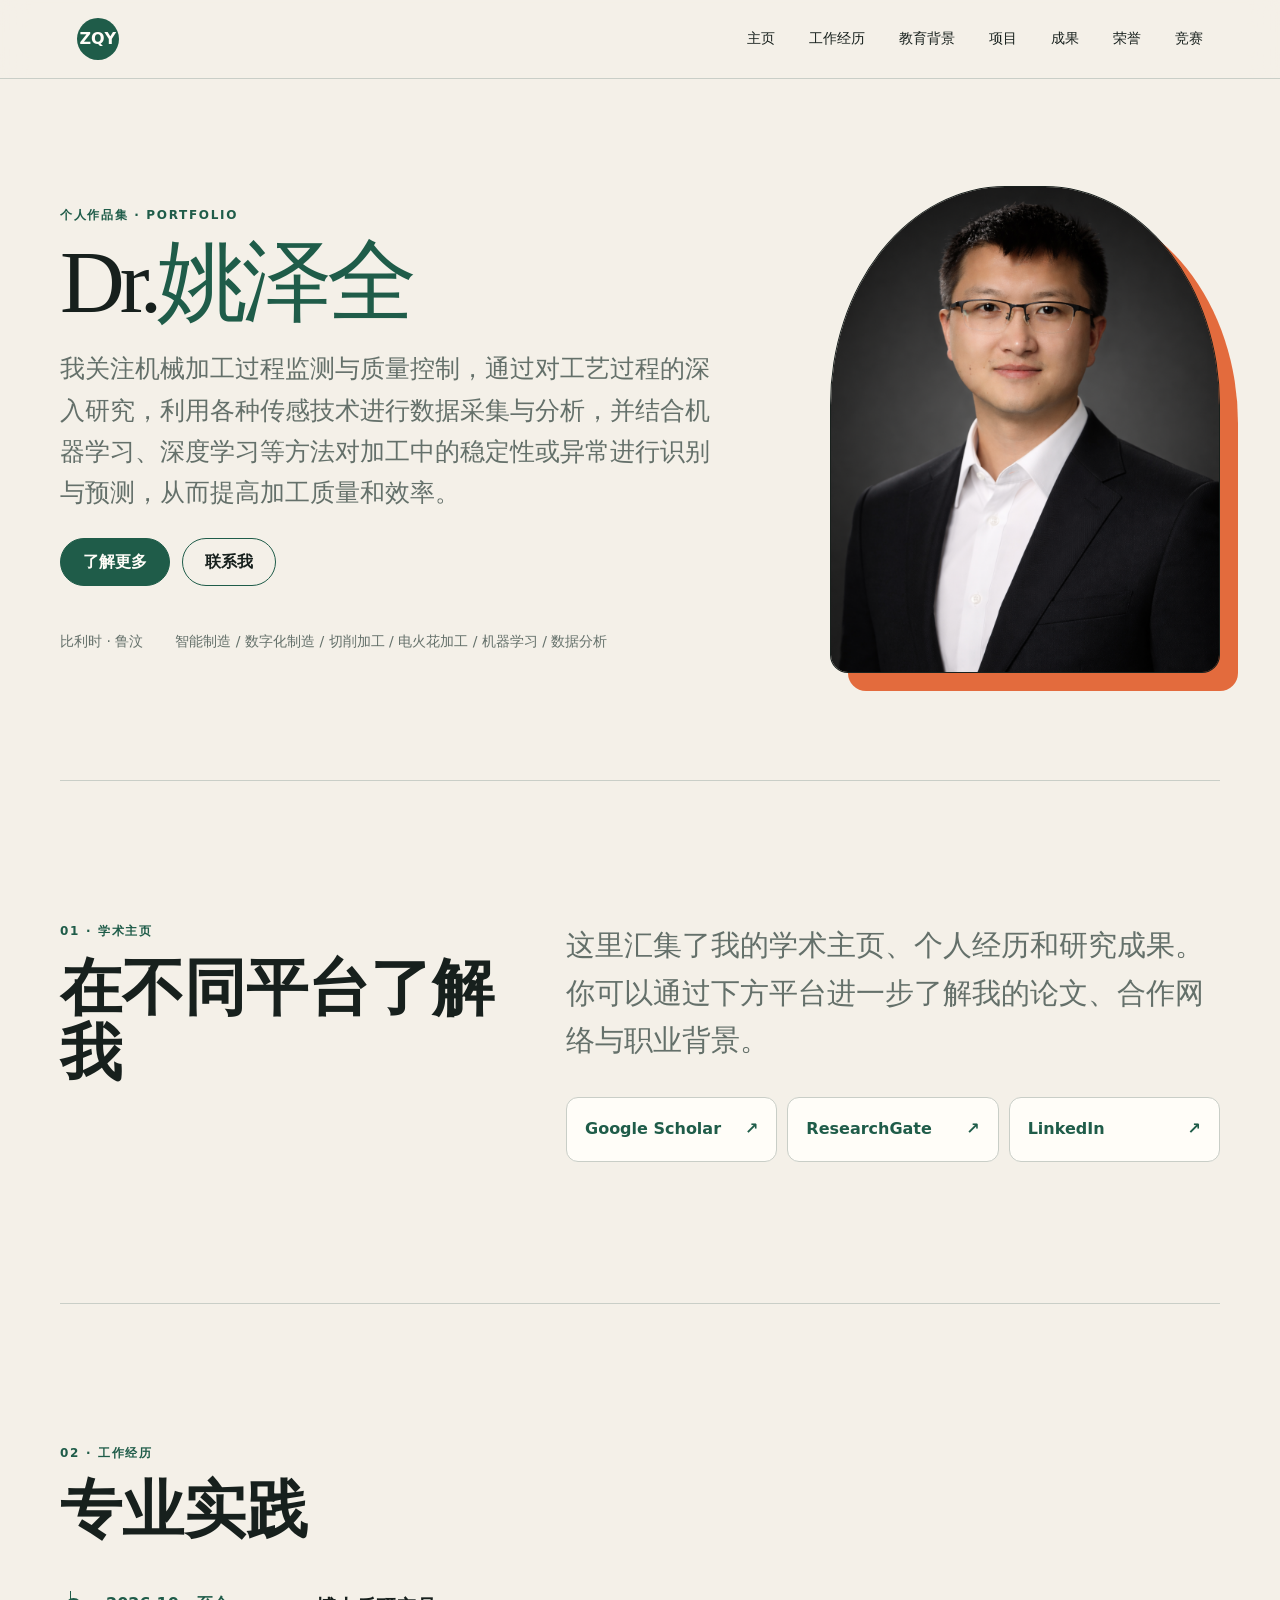
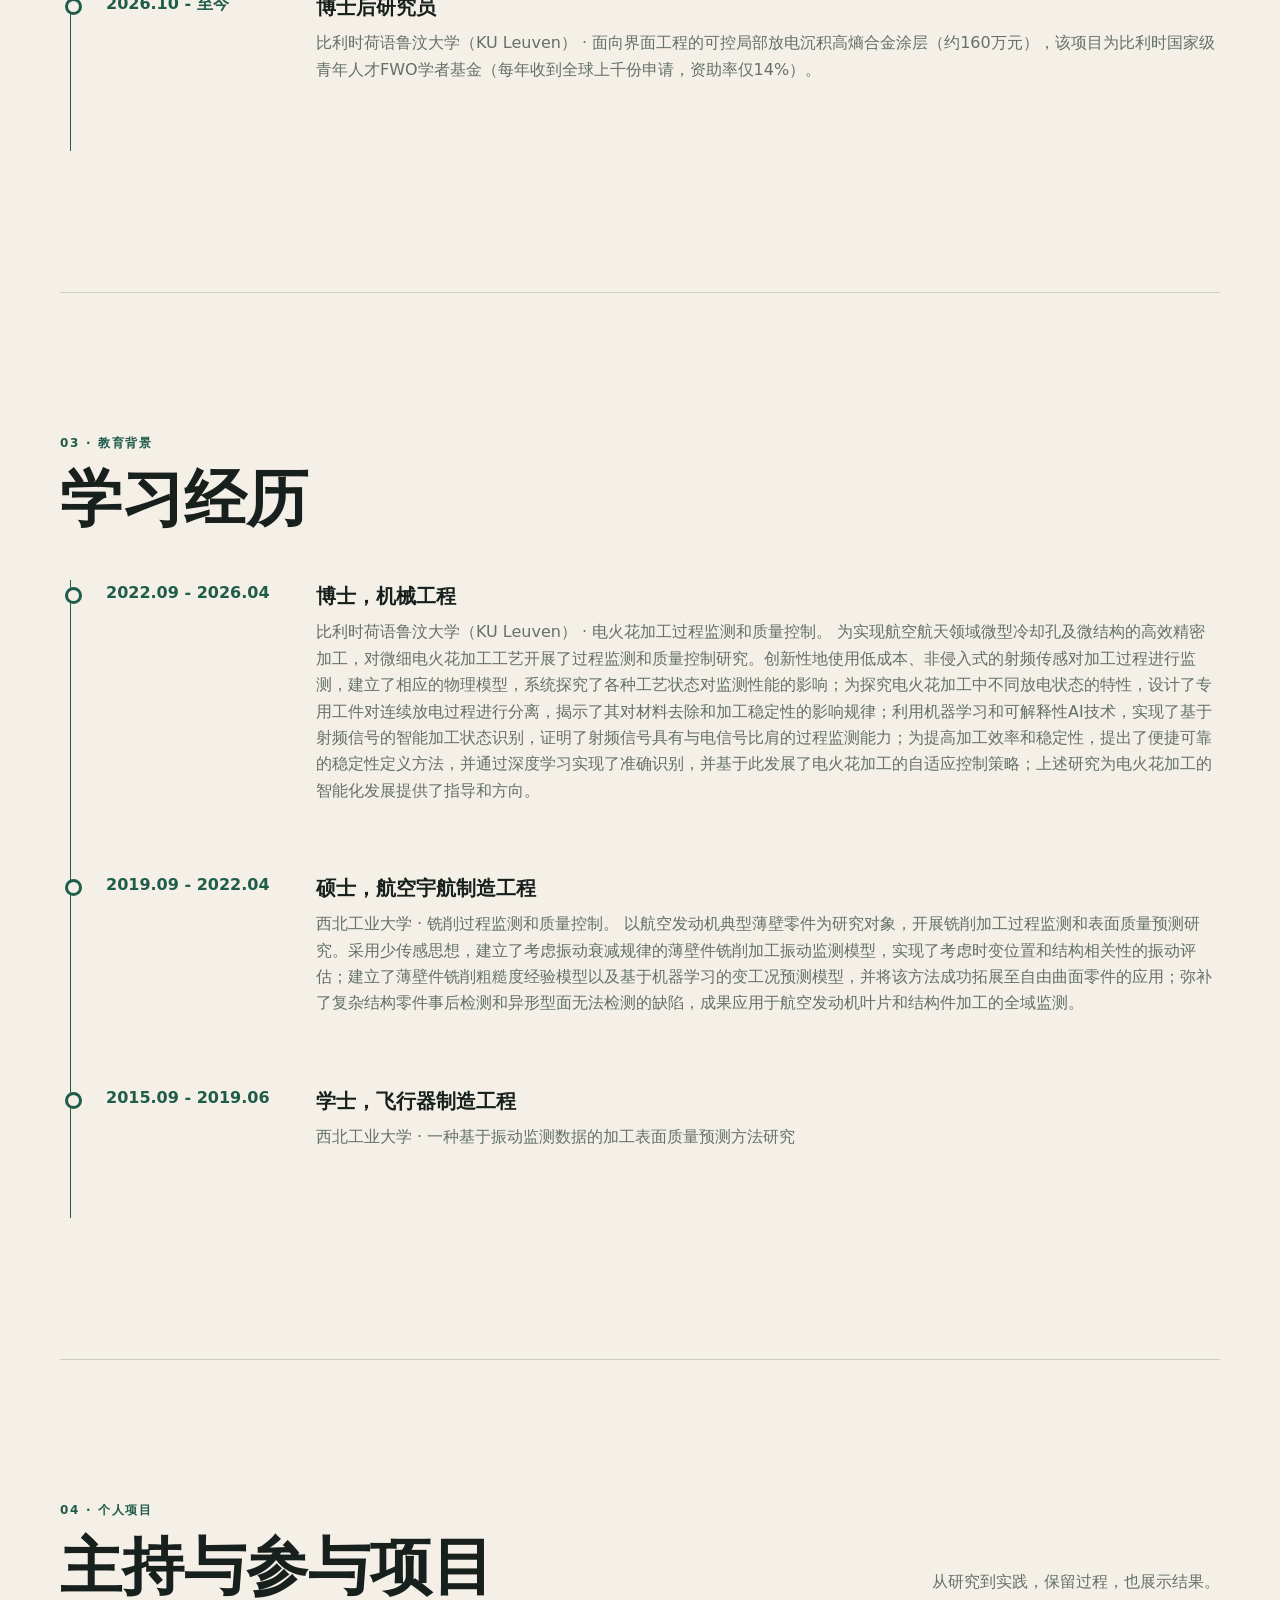
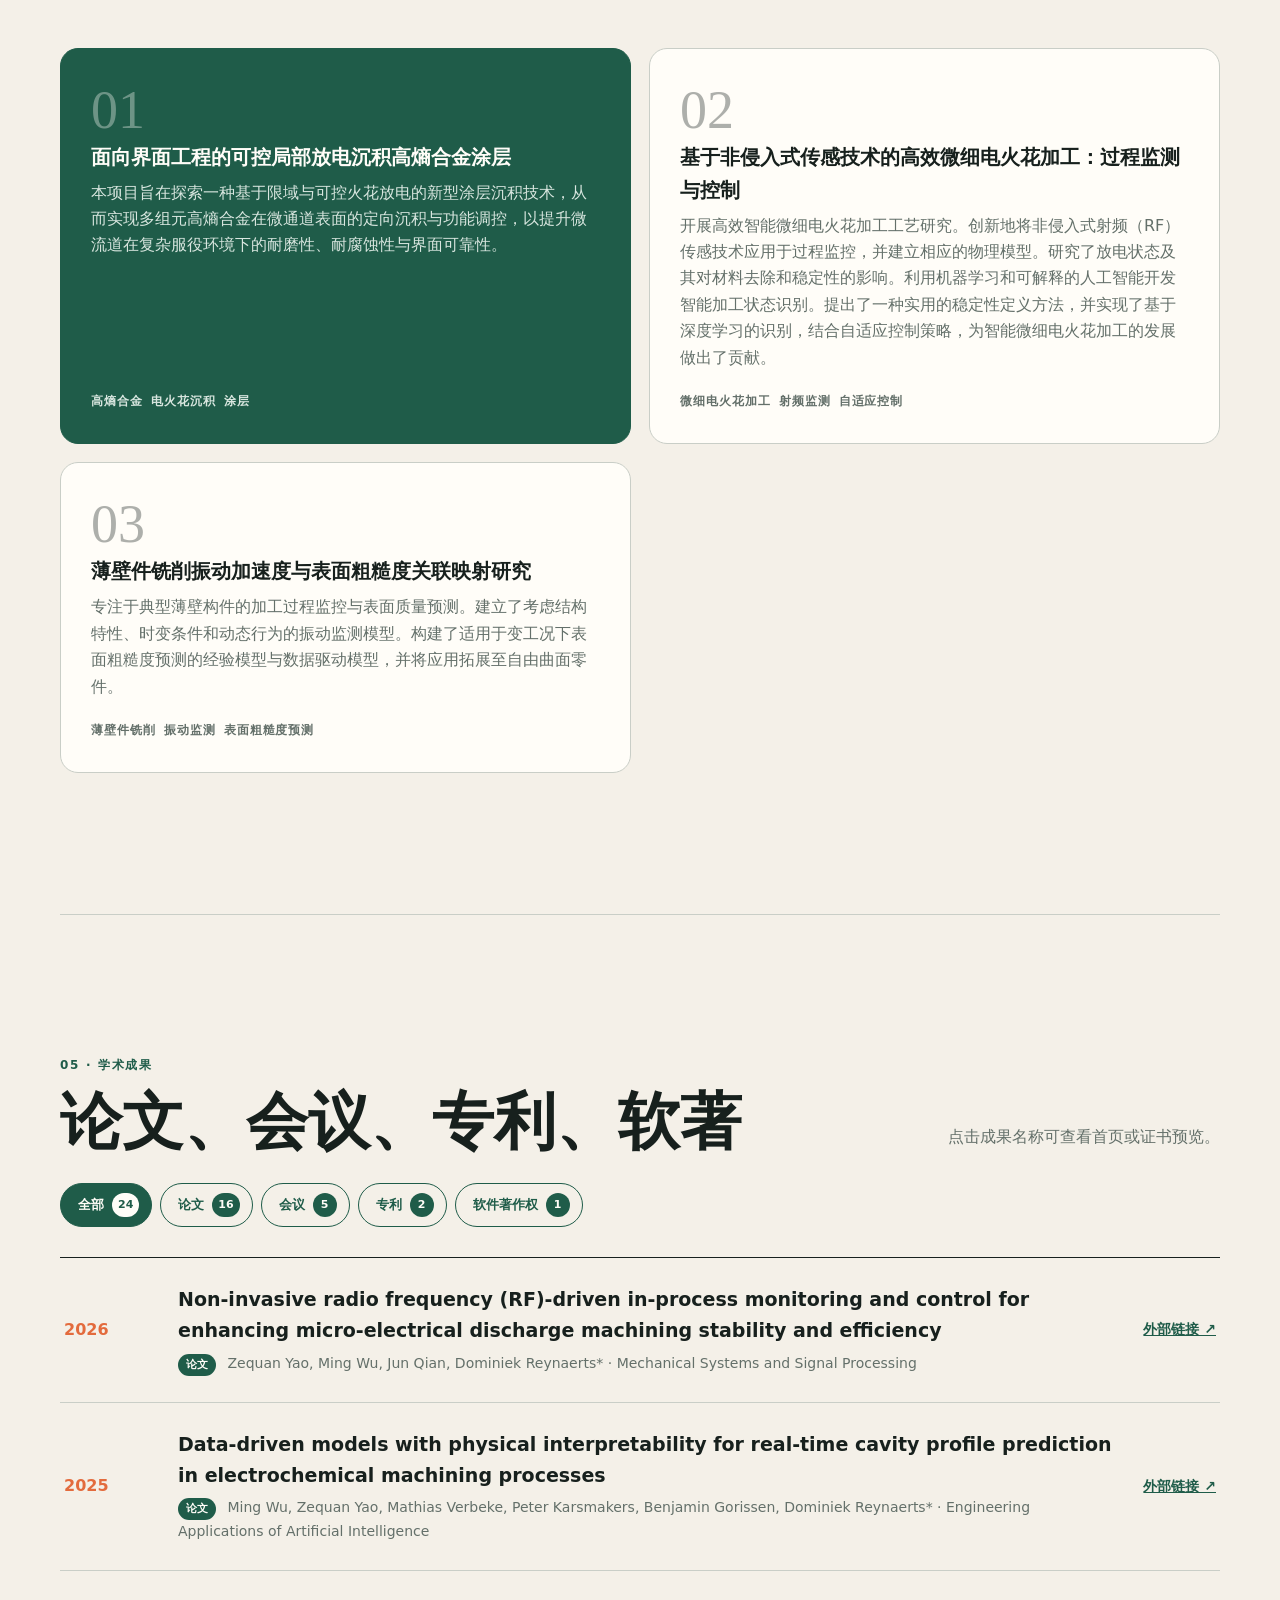
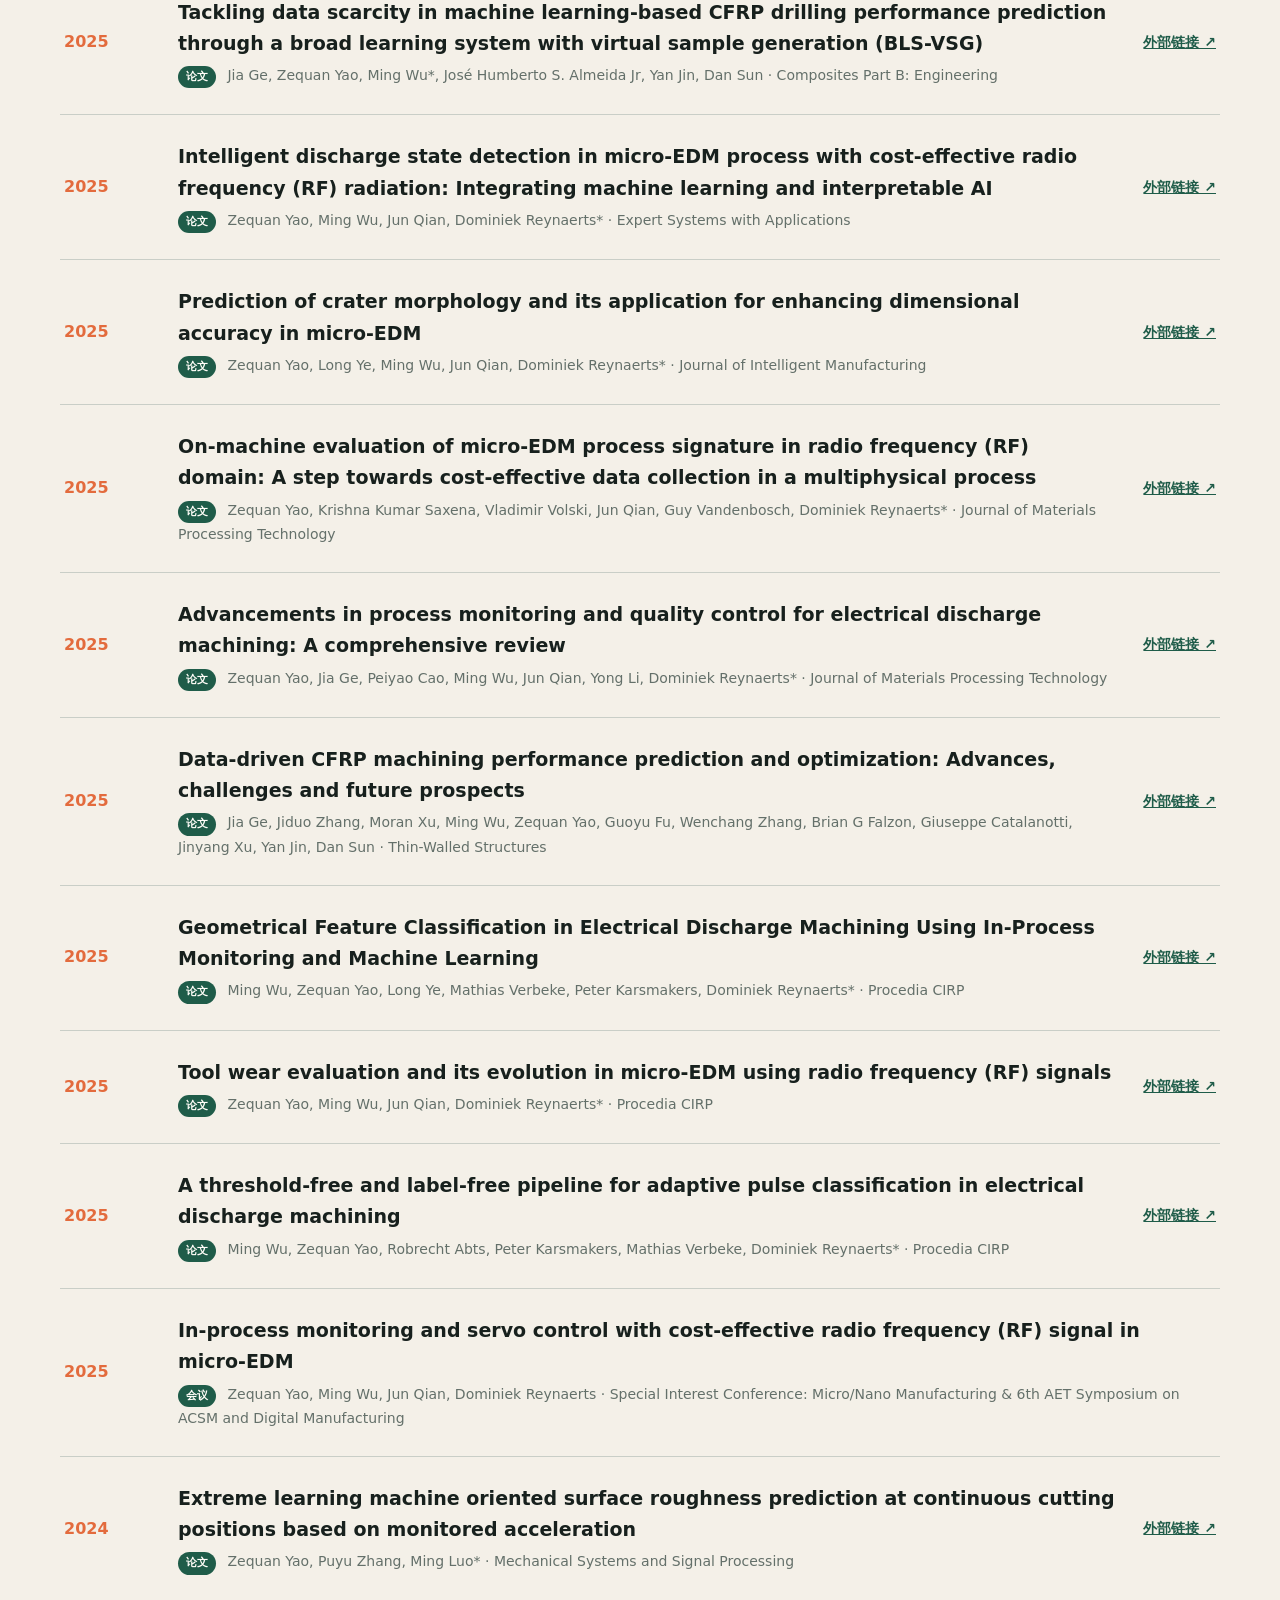
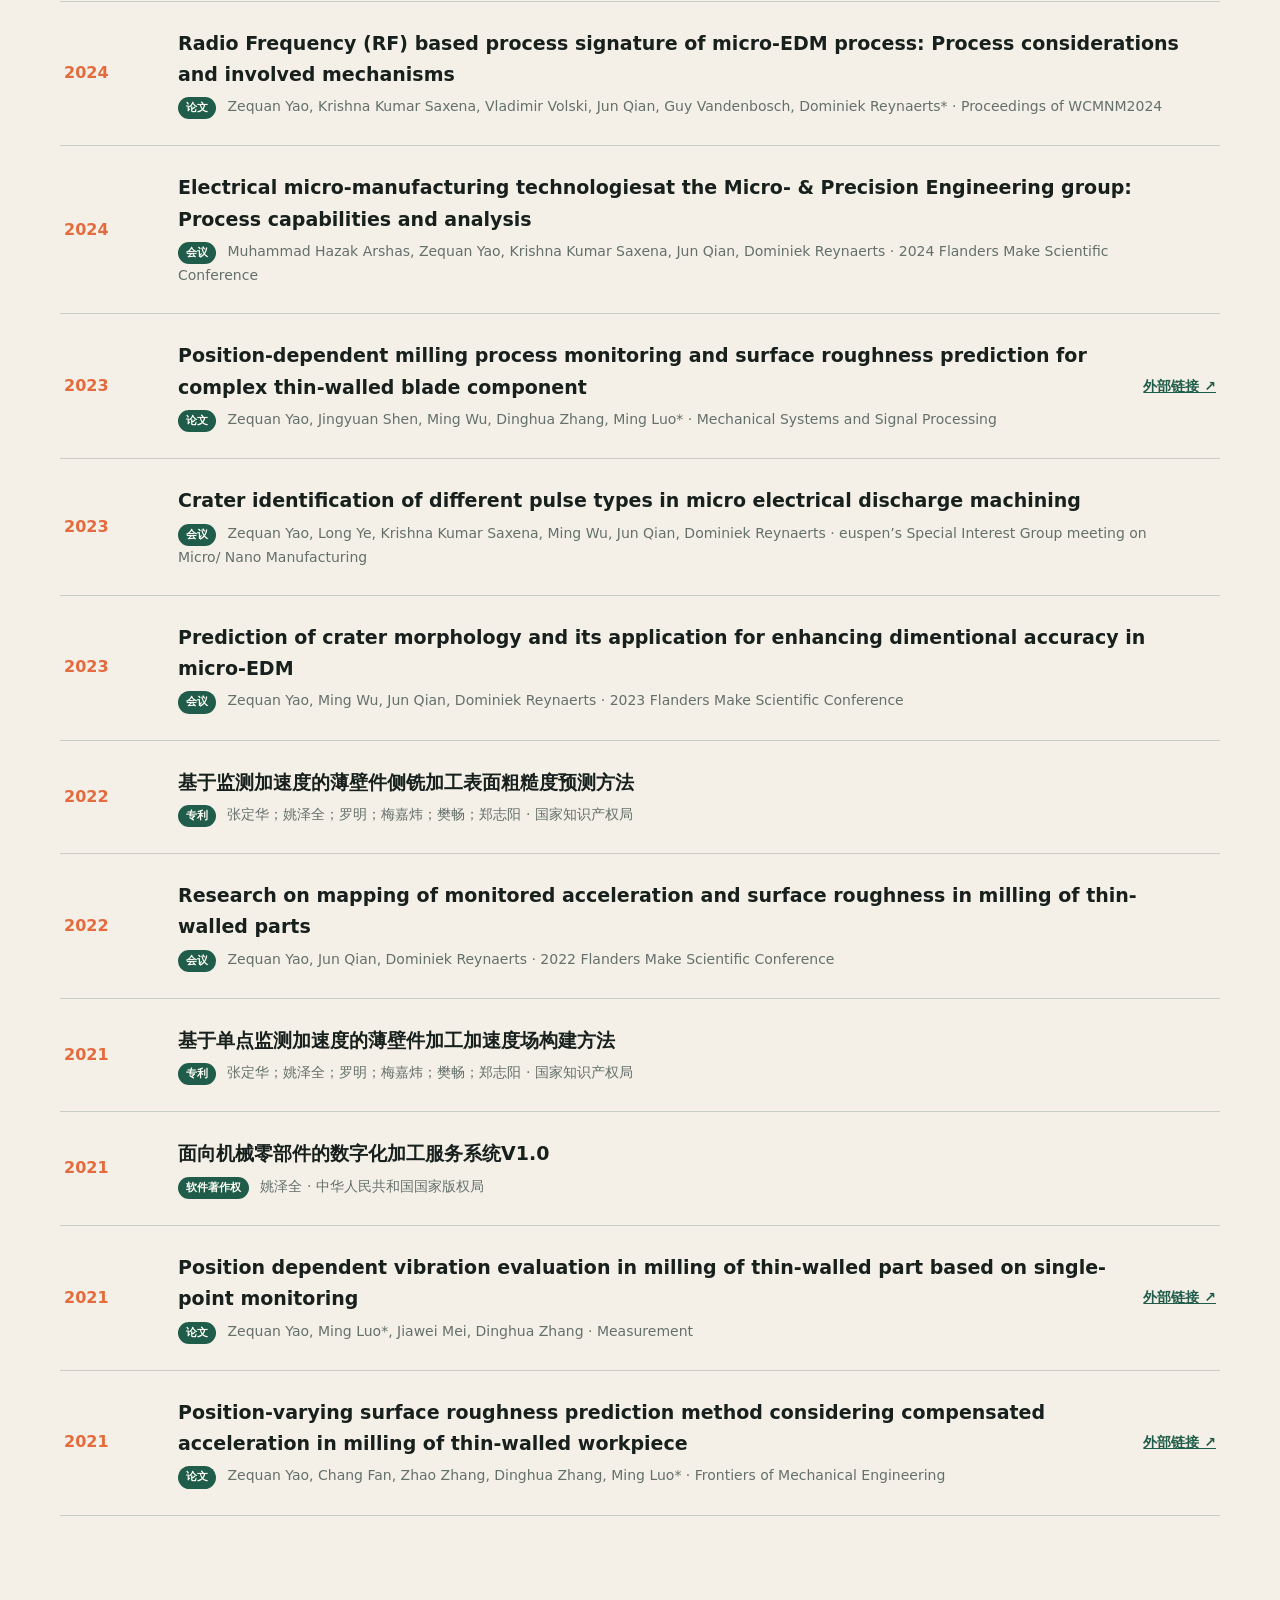
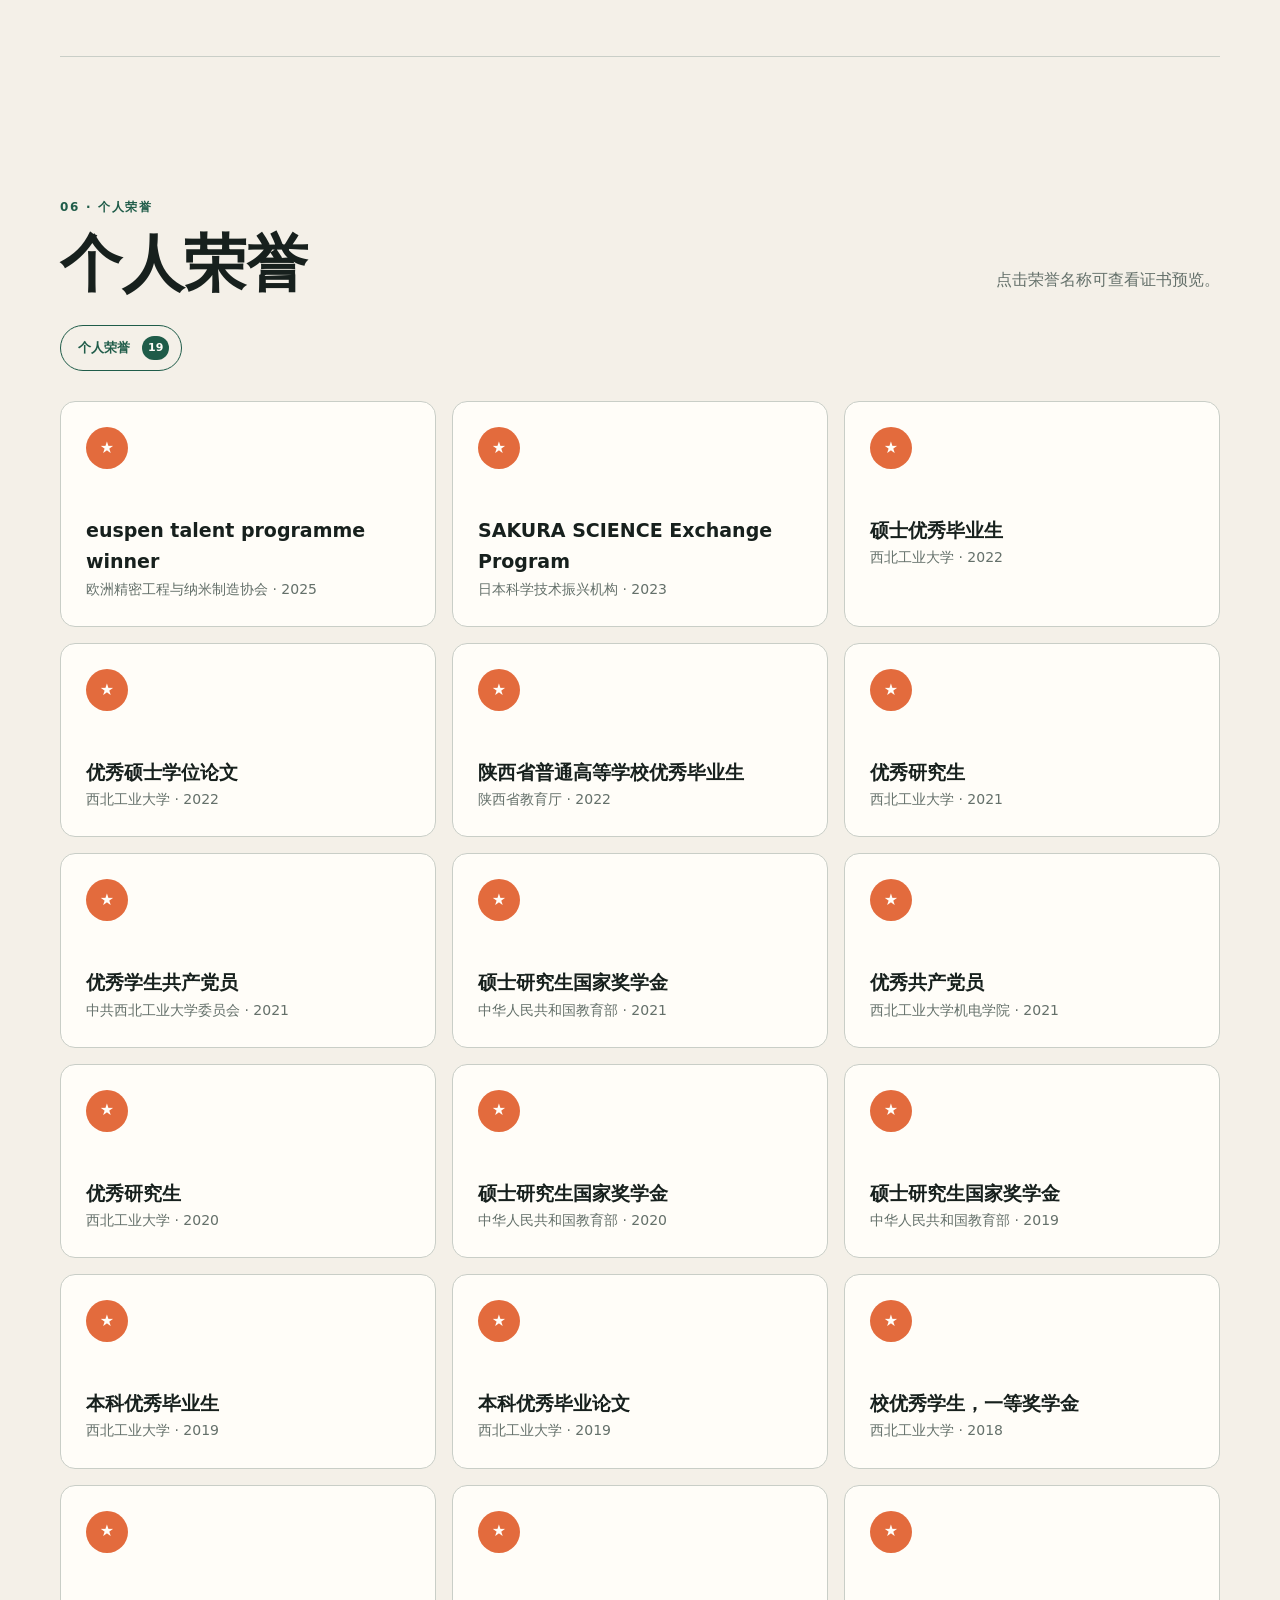
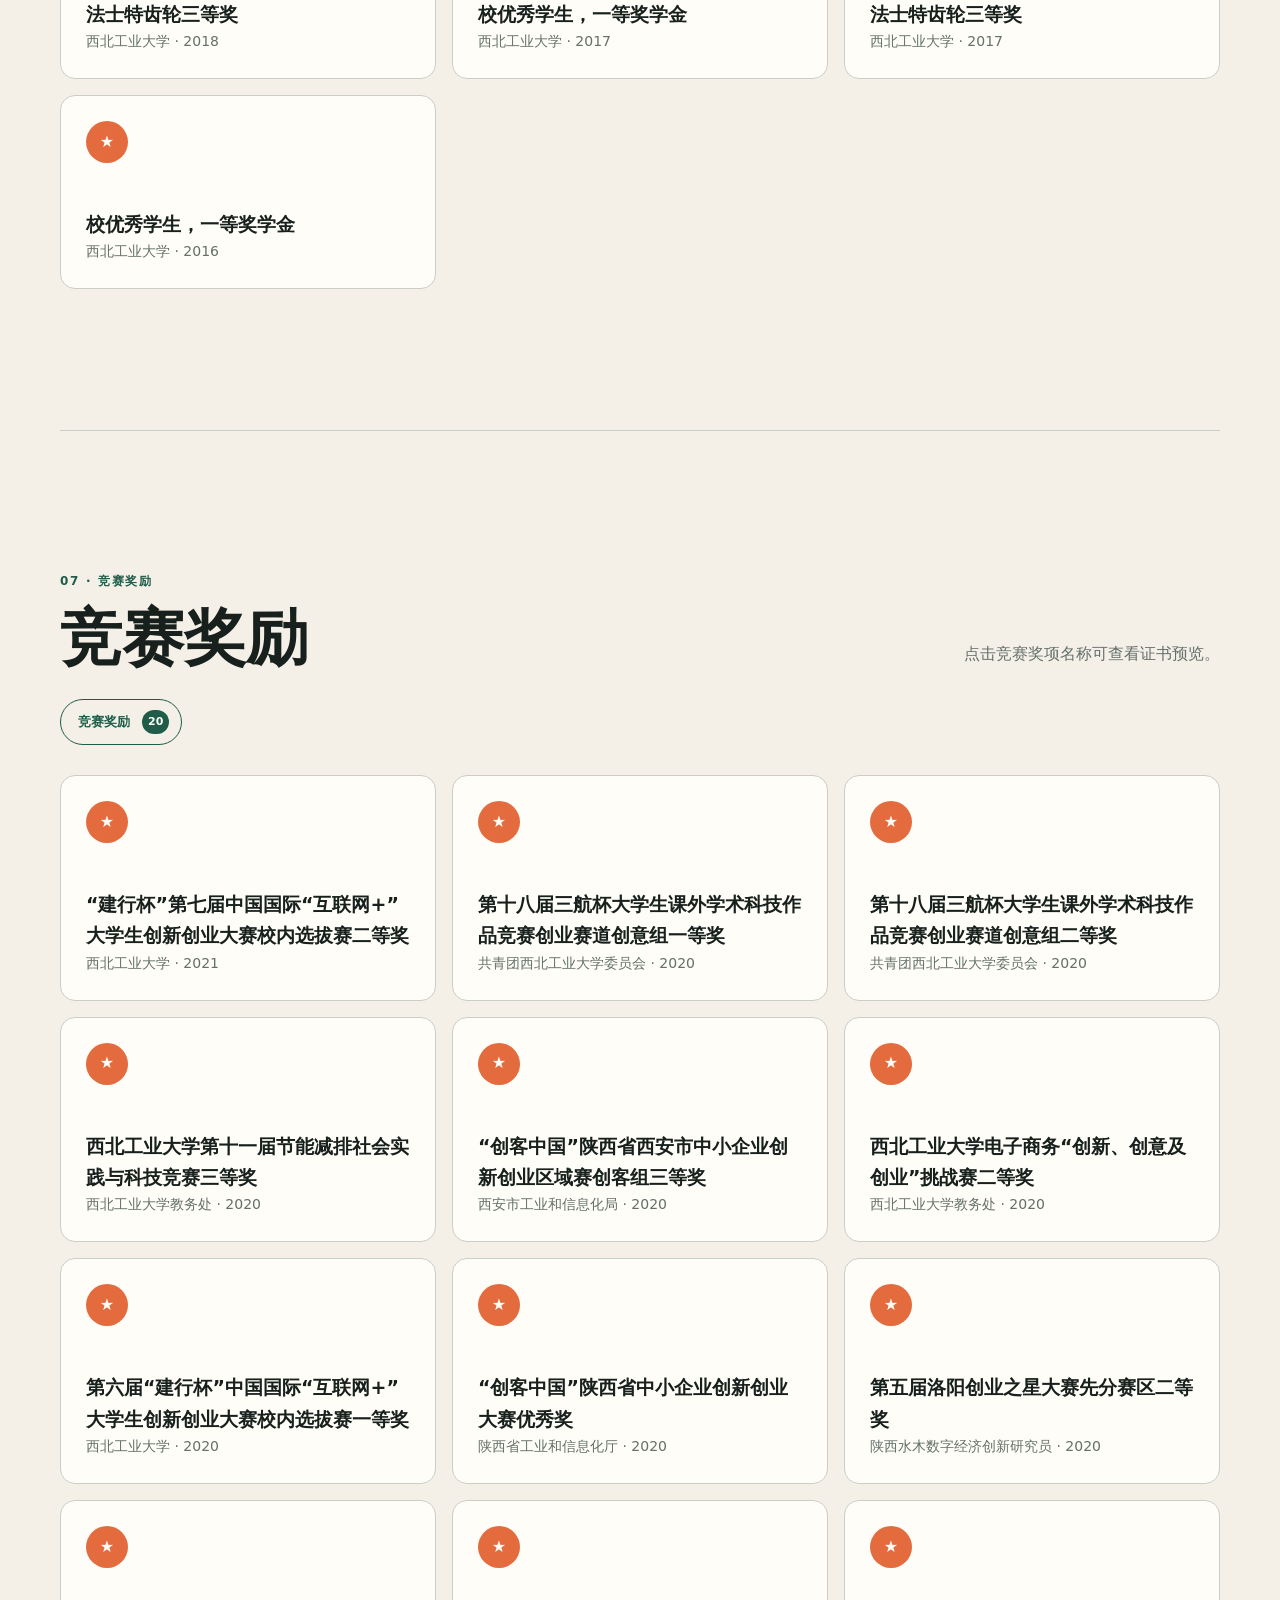
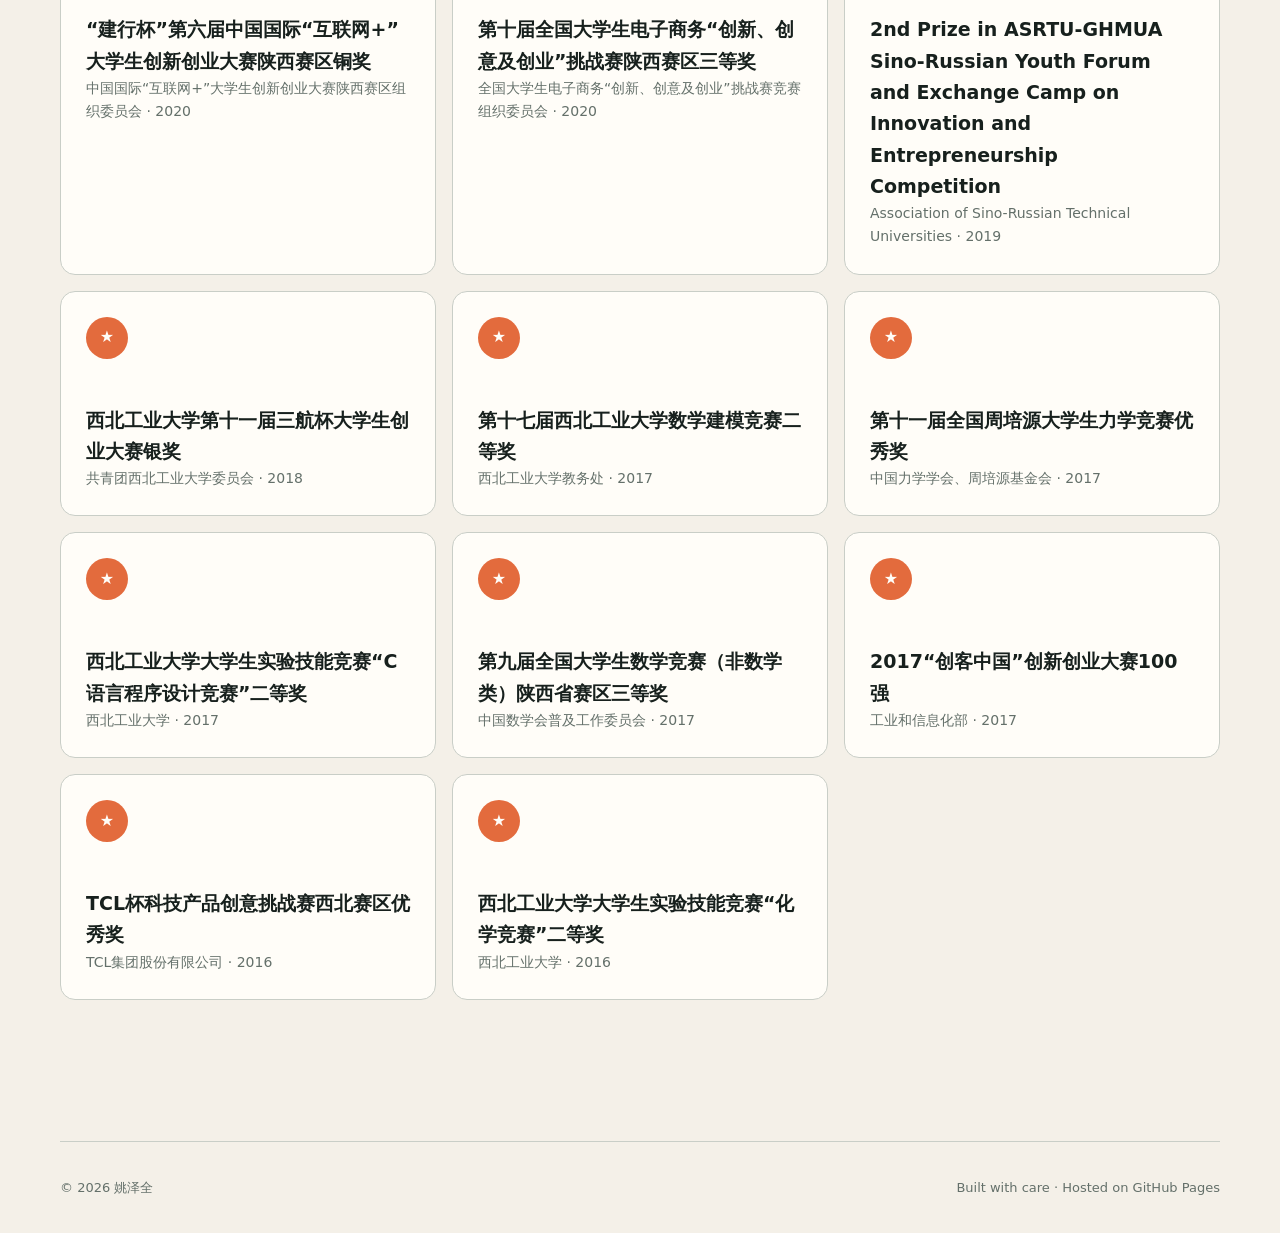
<file: index.html>
<!doctype html>
<html lang="zh-CN">
<head>
  <meta charset="UTF-8">
  <meta name="viewport" content="width=device-width, initial-scale=1.0">
  <meta name="description" content="个人项目、论文、证书与经历展示网站">
  <title>姚泽全 · 个人主页</title>
  <link rel="stylesheet" href="assets/styles.css">
</head>
<body>
  <header class="site-header">
    <a class="brand" href="#top" aria-label="返回首页">ZQY</a>
    <nav aria-label="主导航">
      <a href="#profiles">主页</a>
      <a href="#work">工作经历</a>
      <a href="#education">教育背景</a>
      <a href="#projects">项目</a>
      <a href="#research">成果</a>
      <a href="#personal-honors">荣誉</a>
      <a href="#competitions">竞赛</a>
    </nav>
  </header>

  <main id="top">
    <section class="hero">
      <div class="hero-layout">
        <div class="hero-content">
          <p class="eyebrow">个人作品集 · PORTFOLIO</p>
          <h1>Dr.<span id="profile-name">Zequan Yao</span></h1>
          <p class="hero-copy" id="profile-intro"></p>
          <div class="hero-actions">
            <a class="button primary" href="#profiles">了解更多</a>
            <a class="button secondary" id="email-link" href="mailto:zequanyao1@gmail.com">联系我</a>
          </div>
          <div class="hero-meta" id="profile-meta"></div>
        </div>
        <figure class="profile-photo-wrap">
          <img id="profile-photo" class="profile-photo" src="" alt="Zequan Yao 的个人照片">
        </figure>
      </div>
    </section>

    <section id="profiles" class="section split-section">
      <div>
        <p class="section-label">01 · 学术主页</p>
        <h2>在不同平台了解我</h2>
      </div>
      <div>
        <p id="about-text" class="large-copy"></p>
        <div id="profile-links" class="profile-links"></div>
      </div>
    </section>

    <section id="work" class="section">
      <div class="section-heading">
        <div><p class="section-label">02 · 工作经历</p><h2>专业实践</h2></div>
      </div>
      <div id="work-list" class="timeline"></div>
    </section>

    <section id="education" class="section">
      <div class="section-heading">
        <div><p class="section-label">03 · 教育背景</p><h2>学习经历</h2></div>
      </div>
      <div id="education-list" class="timeline"></div>
    </section>

    <section id="projects" class="section">
      <div class="section-heading">
        <div><p class="section-label">04 · 个人项目</p><h2>主持与参与项目</h2></div>
        <p>从研究到实践，保留过程，也展示结果。</p>
      </div>
      <div id="project-list" class="card-grid"></div>
    </section>

    <section id="research" class="section">
      <div class="section-heading">
        <div><p class="section-label">05 · 学术成果</p><h2>论文、会议、专利、软著</h2></div>
        <p>点击成果名称可查看首页或证书预览。</p>
      </div>
      <div id="research-filters" class="filter-row" aria-label="成果分类"></div>
      <div id="research-list" class="list-panel"></div>
    </section>

    <section id="personal-honors" class="section">
      <div class="section-heading">
        <div><p class="section-label">06 · 个人荣誉</p><h2>个人荣誉</h2></div>
        <p>点击荣誉名称可查看证书预览。</p>
      </div>
      <div class="stats-row" aria-label="个人荣誉数量统计">
        <span class="stat-chip">个人荣誉<strong id="personal-honor-count">0</strong></span>
      </div>
      <div id="personal-honor-list" class="certificate-grid"></div>
    </section>

    <section id="competitions" class="section">
      <div class="section-heading">
        <div><p class="section-label">07 · 竞赛奖励</p><h2>竞赛奖励</h2></div>
        <p>点击竞赛奖项名称可查看证书预览。</p>
      </div>
      <div class="stats-row" aria-label="竞赛奖励数量统计">
        <span class="stat-chip">竞赛奖励<strong id="competition-count">0</strong></span>
      </div>
      <div id="competition-list" class="certificate-grid"></div>
    </section>
  </main>

  <footer>
    <p>© <span id="current-year"></span> <span id="footer-name"></span></p>
    <p>Built with care · Hosted on GitHub Pages</p>
  </footer>

  <dialog id="preview-dialog" aria-labelledby="preview-title">
    <div class="dialog-bar">
      <div><p class="section-label">图片预览</p><h3 id="preview-title"></h3></div>
      <button id="close-preview" class="icon-button" aria-label="关闭预览">×</button>
    </div>
    <img id="preview-image" alt="">
    <p id="preview-note" class="preview-note"></p>
  </dialog>

  <noscript>请启用 JavaScript 以查看网站内容。</noscript>
  <script src="assets/site.js"></script>
</body>
</html>
</file>
<file: assets/styles.css>
:root {
  --paper: #f4f0e8;
  --ink: #17201d;
  --muted: #64706a;
  --line: #c9cec7;
  --green: #1f5c49;
  --orange: #e36b3d;
  --white: #fffdf8;
}

* { box-sizing: border-box; }
html { scroll-behavior: smooth; }
body {
  margin: 0;
  color: var(--ink);
  background: var(--paper);
  font-family: Inter, ui-sans-serif, system-ui, -apple-system, "Segoe UI", sans-serif;
  line-height: 1.65;
}
a { color: inherit; }
button, a { -webkit-tap-highlight-color: transparent; }
.load-error { margin: 20px 0; padding: 14px 18px; color: #7b231d; background: #f9ddd8; border-radius: 10px; }

.site-header {
  position: sticky;
  top: 0;
  z-index: 10;
  display: flex;
  justify-content: space-between;
  align-items: center;
  padding: 18px clamp(22px, 6vw, 90px);
  background: color-mix(in srgb, var(--paper) 88%, transparent);
  border-bottom: 1px solid var(--line);
  backdrop-filter: blur(14px);
}
.brand {
  display: grid;
  place-items: center;
  width: 42px;
  height: 42px;
  color: var(--white);
  background: var(--green);
  border-radius: 50%;
  font-weight: 800;
  text-decoration: none;
}
nav { display: flex; gap: clamp(14px, 3vw, 34px); }
nav a { font-size: 14px; text-decoration: none; }
nav a:hover { color: var(--orange); }

main, footer { width: min(1160px, calc(100% - 44px)); margin-inline: auto; }
.hero {
  min-height: 78vh;
  display: flex;
  flex-direction: column;
  justify-content: center;
  padding: 80px 0;
  border-bottom: 1px solid var(--line);
}
.hero-layout { display: grid; grid-template-columns: minmax(0, 1fr) minmax(260px, 390px); gap: clamp(45px, 8vw, 110px); align-items: center; }
.hero-content { min-width: 0; }
.profile-photo-wrap { position: relative; margin: 0; }
.profile-photo-wrap::before { content: ""; position: absolute; inset: 18px -18px -18px 18px; background: var(--orange); border-radius: 45% 45% 18px 18px; }
.profile-photo { position: relative; display: block; width: 100%; aspect-ratio: 4 / 5; object-fit: cover; object-position: center 22%; border: 1px solid var(--ink); border-radius: 45% 45% 18px 18px; filter: saturate(.88); }
.eyebrow, .section-label {
  margin: 0 0 14px;
  color: var(--green);
  font-size: 12px;
  font-weight: 800;
  letter-spacing: .14em;
  text-transform: uppercase;
}
h1, h2, h3, p { margin-top: 0; }
h1 {
  max-width: 900px;
  margin-bottom: 24px;
  font-family: Georgia, "Times New Roman", serif;
  font-size: clamp(50px, 7vw, 92px);
  font-weight: 500;
  line-height: .95;
  letter-spacing: -.055em;
}
h1 span { color: var(--green); }
h2 { margin-bottom: 0; font-family: Georgia, serif; font-size: clamp(34px, 5vw, 62px); line-height: 1.05; }
h3 { margin-bottom: 6px; font-size: 20px; }
.hero-copy { max-width: 680px; color: var(--muted); font-size: clamp(18px, 2.4vw, 25px); }
.hero-actions { display: flex; flex-wrap: wrap; gap: 12px; margin: 18px 0 44px; }
.button {
  display: inline-flex;
  align-items: center;
  justify-content: center;
  min-height: 48px;
  padding: 0 22px;
  border: 1px solid var(--green);
  border-radius: 999px;
  font-weight: 700;
  text-decoration: none;
}
.button.primary { color: var(--white); background: var(--green); }
.button.secondary:hover { color: var(--white); background: var(--green); }
.hero-meta { display: flex; flex-wrap: wrap; gap: 10px 32px; color: var(--muted); font-size: 14px; }

.section { padding: clamp(80px, 11vw, 150px) 0; border-bottom: 1px solid var(--line); scroll-margin-top: 80px; }
.split-section { display: grid; grid-template-columns: .8fr 1.2fr; gap: 70px; }
.large-copy { color: var(--muted); font-size: clamp(20px, 2.5vw, 29px); }
.profile-links { display: grid; grid-template-columns: repeat(3, 1fr); gap: 10px; margin-top: 32px; }
.profile-link { display: flex; justify-content: space-between; gap: 12px; padding: 18px; color: var(--green); background: var(--white); border: 1px solid var(--line); border-radius: 12px; font-weight: 750; text-decoration: none; }
.profile-link:hover { color: var(--white); background: var(--green); border-color: var(--green); }
.profile-link.pending { color: var(--muted); cursor: default; }
.profile-link.pending small { font-size: 11px; font-weight: 600; }
.profile-link.pending:hover { color: var(--muted); background: var(--white); border-color: var(--line); }
.section-heading { display: flex; justify-content: space-between; align-items: end; gap: 30px; margin-bottom: 48px; }
.section-heading > p { max-width: 340px; margin-bottom: 4px; color: var(--muted); }
.card-grid { display: grid; grid-template-columns: repeat(2, 1fr); gap: 18px; }
.project-card {
  min-height: 300px;
  display: flex;
  flex-direction: column;
  justify-content: space-between;
  padding: 30px;
  background: var(--white);
  border: 1px solid var(--line);
  border-radius: 18px;
}
.project-card:nth-child(3n + 1) { background: var(--green); color: var(--white); border-color: var(--green); }
.project-card:nth-child(3n + 1) .tag, .project-card:nth-child(3n + 1) p { color: #d8e6df; }
.project-number { font: 54px Georgia, serif; opacity: .35; }
.tag { margin-right: 8px; color: var(--muted); font-size: 12px; font-weight: 800; letter-spacing: .08em; text-transform: uppercase; }
.project-card p { color: var(--muted); }

.list-panel { border-top: 1px solid var(--ink); }
.publication {
  display: grid;
  grid-template-columns: 90px 1fr auto;
  gap: 24px;
  align-items: center;
  padding: 26px 4px;
  border-bottom: 1px solid var(--line);
}
.publication-year { color: var(--orange); font-weight: 800; }
.preview-button {
  padding: 0;
  color: var(--ink);
  background: none;
  border: 0;
  font: inherit;
  font-size: 19px;
  font-weight: 750;
  text-align: left;
  text-decoration: underline;
  text-decoration-color: transparent;
  text-underline-offset: 5px;
  cursor: pointer;
}
.preview-button:hover { color: var(--green); text-decoration-color: currentColor; }
.publication-meta { margin: 5px 0 0; color: var(--muted); font-size: 14px; }
.result-type { display: inline-block; margin-right: 7px; padding: 2px 8px; color: var(--white); background: var(--green); border-radius: 999px; font-size: 11px; font-weight: 800; }
.external-link { white-space: nowrap; color: var(--green); font-weight: 700; font-size: 14px; }
.filter-row { display: flex; flex-wrap: wrap; gap: 8px; margin: -20px 0 30px; }
.filter-button { display: inline-flex; align-items: center; gap: 8px; padding: 9px 12px 9px 17px; color: var(--green); background: transparent; border: 1px solid var(--green); border-radius: 999px; font: inherit; font-size: 13px; font-weight: 750; cursor: pointer; }
.filter-button.active, .filter-button:hover { color: var(--white); background: var(--green); }
.count-badge { display: inline-grid; min-width: 24px; height: 24px; padding: 0 6px; place-items: center; color: var(--white); background: var(--green); border-radius: 999px; font-size: 11px; }
.filter-button.active .count-badge, .filter-button:hover .count-badge { color: var(--green); background: var(--white); }
.stats-row { display: flex; flex-wrap: wrap; gap: 10px; margin: -20px 0 30px; }
.stat-chip { display: inline-flex; align-items: center; gap: 12px; padding: 10px 12px 10px 17px; color: var(--green); border: 1px solid var(--green); border-radius: 999px; font-size: 13px; font-weight: 750; }
.stat-chip strong { display: grid; min-width: 24px; height: 24px; padding: 0 6px; place-items: center; color: var(--white); background: var(--green); border-radius: 999px; font-size: 11px; }

.certificate-grid { display: grid; grid-template-columns: repeat(3, 1fr); gap: 16px; }
.certificate {
  padding: 25px;
  background: var(--white);
  border: 1px solid var(--line);
  border-radius: 15px;
}
.certificate-icon { display: grid; place-items: center; width: 42px; height: 42px; margin-bottom: 46px; color: var(--white); background: var(--orange); border-radius: 50%; }
.certificate p { margin-bottom: 0; color: var(--muted); font-size: 14px; }

.timeline { margin-left: 10px; border-left: 1px solid var(--green); }
.timeline-item { position: relative; display: grid; grid-template-columns: 180px 1fr; gap: 30px; padding: 0 0 52px 35px; }
.timeline-item::before { content: ""; position: absolute; top: 7px; left: -6px; width: 11px; height: 11px; background: var(--paper); border: 3px solid var(--green); border-radius: 50%; }
.timeline-date { color: var(--green); font-weight: 750; }
.timeline-item p { color: var(--muted); }

footer { display: flex; justify-content: space-between; padding-block: 35px; color: var(--muted); font-size: 13px; }
footer p { margin: 0; }

dialog {
  width: min(880px, calc(100% - 30px));
  max-height: 90vh;
  padding: 0;
  overflow: auto;
  background: var(--white);
  border: 0;
  border-radius: 18px;
  box-shadow: 0 28px 80px #0005;
}
dialog::backdrop { background: #10201bc7; backdrop-filter: blur(5px); }
.dialog-bar { position: sticky; top: 0; display: flex; justify-content: space-between; align-items: start; padding: 22px 25px; background: var(--white); border-bottom: 1px solid var(--line); }
.dialog-bar .section-label { margin-bottom: 3px; }
.dialog-bar h3 { margin: 0; }
.icon-button { width: 40px; height: 40px; color: var(--ink); background: var(--paper); border: 0; border-radius: 50%; font-size: 28px; cursor: pointer; }
#preview-image { display: block; width: 100%; height: auto; background: #e4e2dd; }
.preview-note { padding: 15px 25px; margin: 0; color: var(--muted); font-size: 13px; }

@media (max-width: 760px) {
  .site-header { align-items: flex-start; }
  nav { max-width: 260px; justify-content: flex-end; flex-wrap: wrap; gap: 4px 16px; }
  .hero { min-height: 70vh; }
  .hero-layout { grid-template-columns: 1fr; }
  .profile-photo-wrap { width: min(78vw, 340px); grid-row: 1; }
  .hero-content { grid-row: 2; }
  .split-section, .card-grid { grid-template-columns: 1fr; }
  .split-section { gap: 35px; }
  .section-heading { align-items: start; flex-direction: column; }
  .certificate-grid { grid-template-columns: 1fr; }
  .profile-links { grid-template-columns: 1fr; }
  .publication { grid-template-columns: 60px 1fr; gap: 12px; }
  .publication .external-link { grid-column: 2; }
  .timeline-item { grid-template-columns: 1fr; gap: 4px; }
  footer { flex-direction: column; gap: 7px; }
}

@media (prefers-reduced-motion: reduce) { html { scroll-behavior: auto; } }
</file>
